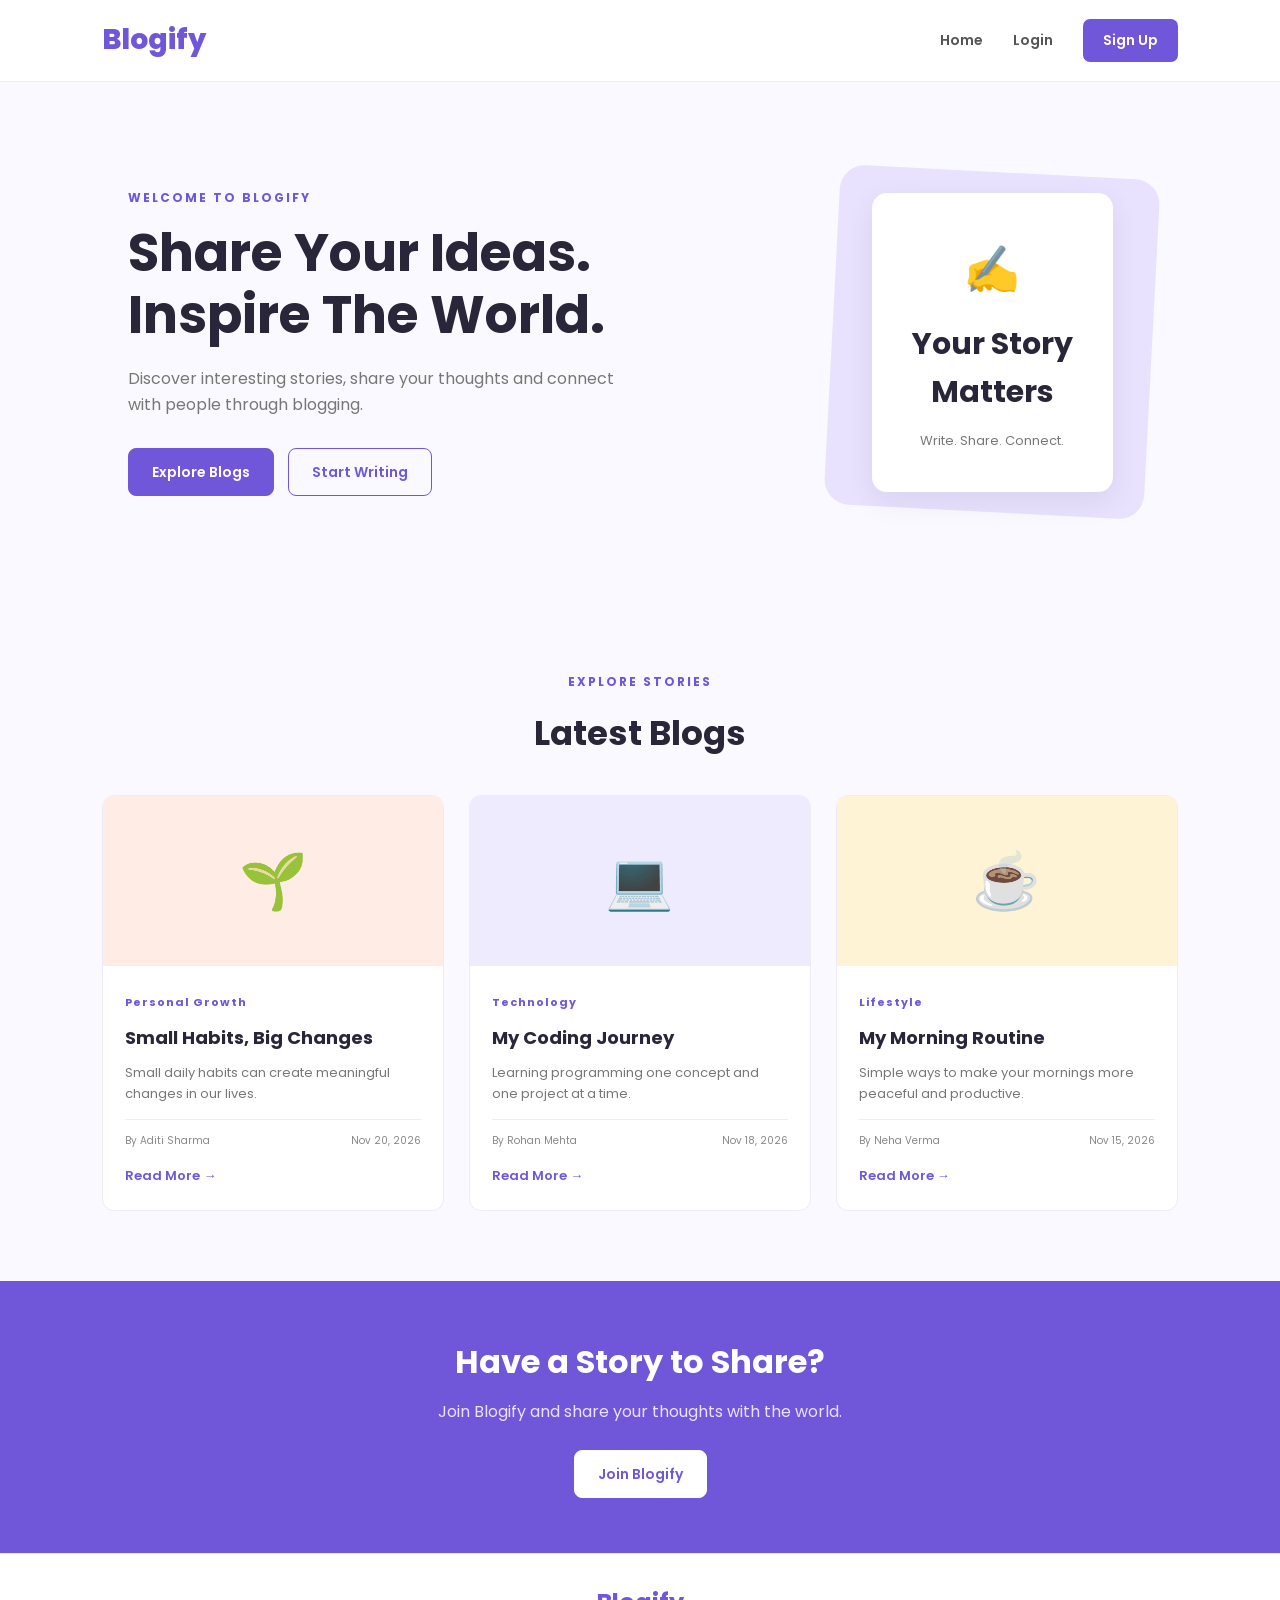
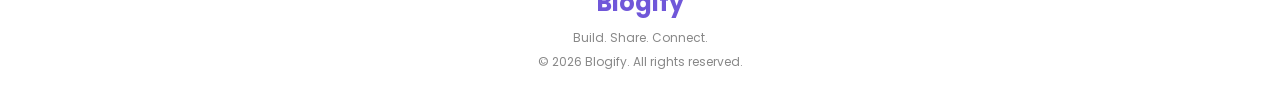
<file: client/index.html>
<!DOCTYPE html>
<html lang="en">
<head>
    <meta charset="UTF-8">
    <meta name="viewport" content="width=device-width, initial-scale=1.0">
    <title>Blogify - Home</title>
    <link rel="stylesheet" href="css/style.css">
</head>
<body>

<header>
    <nav class="navbar">
        <a href="index.html" class="logo">Blogify</a>
        <div class="nav-links">
            <a href="index.html">Home</a>
            <a href="pages/login.html">Login</a>
            <a href="pages/signup.html" class="nav-btn">Sign Up</a>
        </div>
    </nav>
</header>

<section class="hero">
    <div>
        <p class="tagline">WELCOME TO BLOGIFY</p>
        <h1>Share Your Ideas.<br> Inspire The World.</h1>
        <p class="hero-text">
            Discover interesting stories, share your thoughts
            and connect with people through blogging.
        </p>
        <a href="#blogs" class="btn">Explore Blogs</a>
        <a href="pages/signup.html" class="btn btn-outline">Start Writing</a>
    </div>
    <div class="hero-image">
        <div class="hero-box">
            <span>✍️</span>
            <h2>Your Story<br>Matters</h2>
            <p>Write. Share. Connect.</p>
        </div>
    </div>
</section>

<section class="blogs-section" id="blogs">
    <div class="section-heading">
        <p class="tagline">EXPLORE STORIES</p>
        <h2>Latest Blogs</h2>
    </div>

    <div class="blog-grid">

        <div class="blog-card">
            <div class="blog-image peach">🌱</div>
            <div class="blog-info">
                <span class="category">Personal Growth</span>
                <h3>Small Habits, Big Changes</h3>
                <p>Small daily habits can create meaningful
                   changes in our lives.</p>
                <div class="blog-meta">
                    <span>By Aditi Sharma</span>
                    <span>Nov 20, 2026</span>
                </div>
                <a href="pages/blog-details.html">Read More →</a>
            </div>
        </div>

        <div class="blog-card">
            <div class="blog-image purple">💻</div>
            <div class="blog-info">
                <span class="category">Technology</span>
                <h3>My Coding Journey</h3>
                <p>Learning programming one concept
                   and one project at a time.</p>
                <div class="blog-meta">
                    <span>By Rohan Mehta</span>
                    <span>Nov 18, 2026</span>
                </div>
                <a href="pages/blog-details.html">Read More →</a>
            </div>
        </div>

        <div class="blog-card">
            <div class="blog-image yellow">☕</div>
            <div class="blog-info">
                <span class="category">Lifestyle</span>
                <h3>My Morning Routine</h3>
                <p>Simple ways to make your mornings
                   more peaceful and productive.</p>
                <div class="blog-meta">
                    <span>By Neha Verma</span>
                    <span>Nov 15, 2026</span>
                </div>
                <a href="pages/blog-details.html">Read More →</a>
            </div>
        </div>

    </div>
</section>

<section class="cta">
    <h2>Have a Story to Share?</h2>
    <p>Join Blogify and share your thoughts with the world.</p>
    <a href="pages/signup.html" class="btn cta-btn">Join Blogify</a>
</section>

<footer>
    <h2>Blogify</h2>
    <p>Build. Share. Connect.</p>
    <p>© 2026 Blogify. All rights reserved.</p>
</footer>

</body>
</html>
</file>
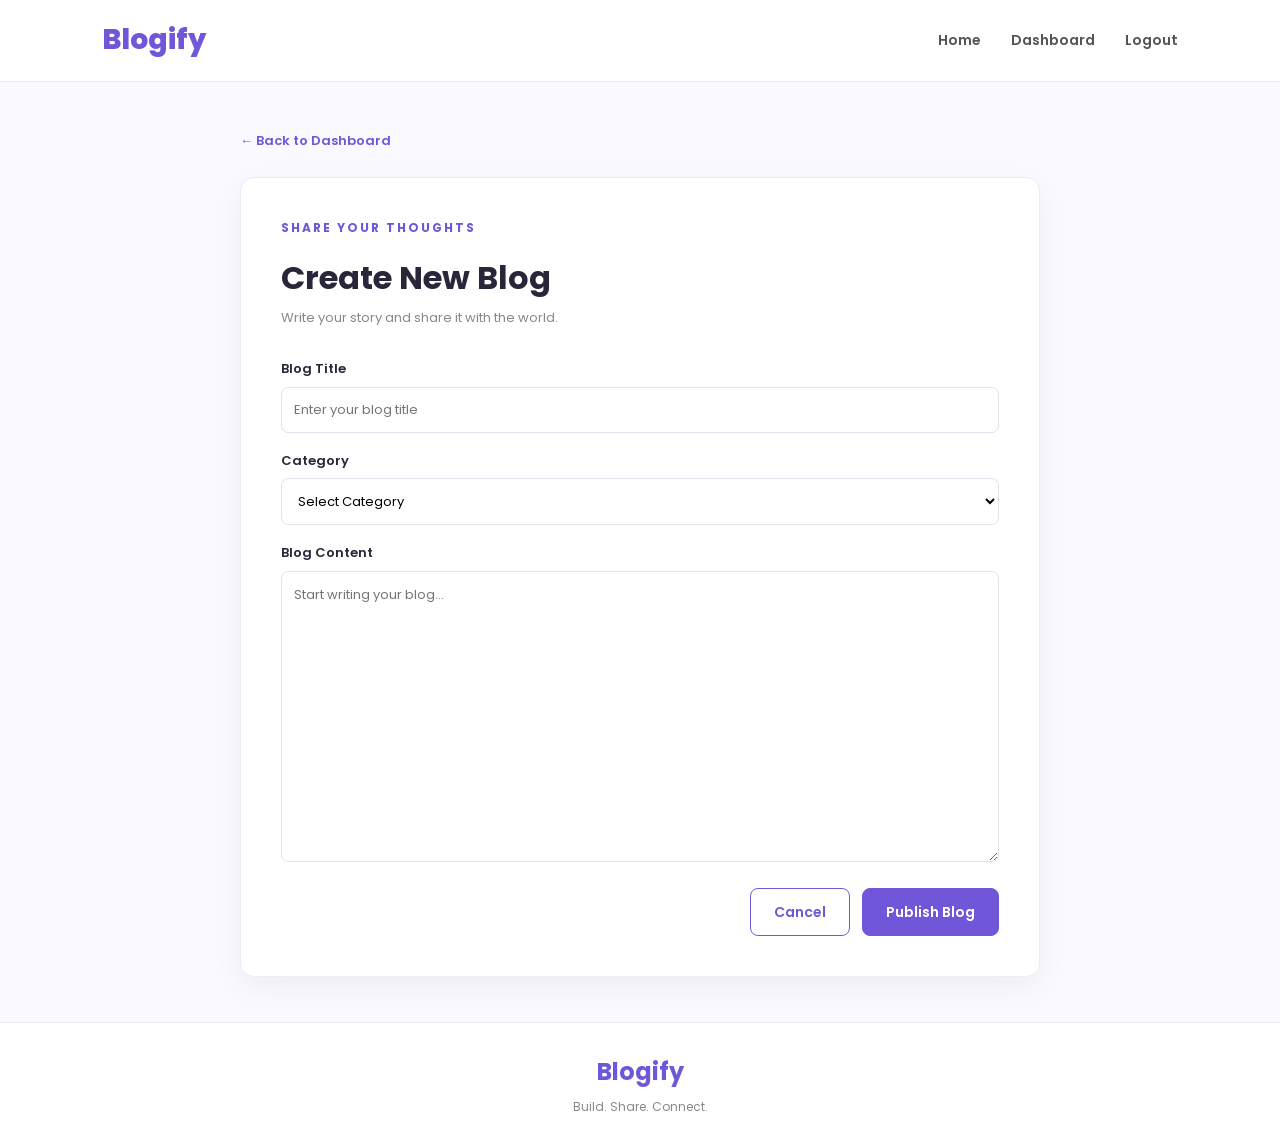
<file: client/pages/create-blog.html>
<!DOCTYPE html>
<html lang="en">
<head>
    <meta charset="UTF-8">
    <meta name="viewport" content="width=device-width, initial-scale=1.0">
    <title>Create Blog - Blogify</title>
    <link rel="stylesheet" href="../css/style.css">
</head>
<body>

<header>
    <nav class="navbar">
        <a href="../index.html" class="logo">Blogify</a>
        <div class="nav-links">
            <a href="../index.html">Home</a>
            <a href="dashboard.html">Dashboard</a>
            <a href="login.html">Logout</a>
        </div>
    </nav>
</header>

<main class="editor-container">

    <a href="dashboard.html" class="back-link">
        ← Back to Dashboard
    </a>

    <div class="editor-box">

        <p class="tagline">SHARE YOUR THOUGHTS</p>
        <h1>Create New Blog</h1>
        <p class="editor-subtitle">
            Write your story and share it with the world.
        </p>

        <form action="#" method="post">

            <label for="title">Blog Title</label>
            <input type="text" id="title" name="title"
                   placeholder="Enter your blog title" required>

            <label for="category">Category</label>
            <select id="category" name="category" required>
                <option value="">Select Category</option>
                <option>Technology</option>
                <option>Personal Growth</option>
                <option>Education</option>
                <option>Lifestyle</option>
                <option>Travel</option>
                <option>Other</option>
            </select>

            <label for="content">Blog Content</label>
            <textarea id="content" name="content"
                      rows="12"
                      placeholder="Start writing your blog..."
                      required></textarea>

            <div class="editor-actions">
                <a href="dashboard.html" class="btn btn-outline">
                    Cancel
                </a>

                <button type="submit" class="btn">
                    Publish Blog
                </button>
            </div>

        </form>

    </div>
</main>

<footer>
    <h2>Blogify</h2>
    <p>Build. Share. Connect.</p>
</footer>

</body>
</html>
</file>
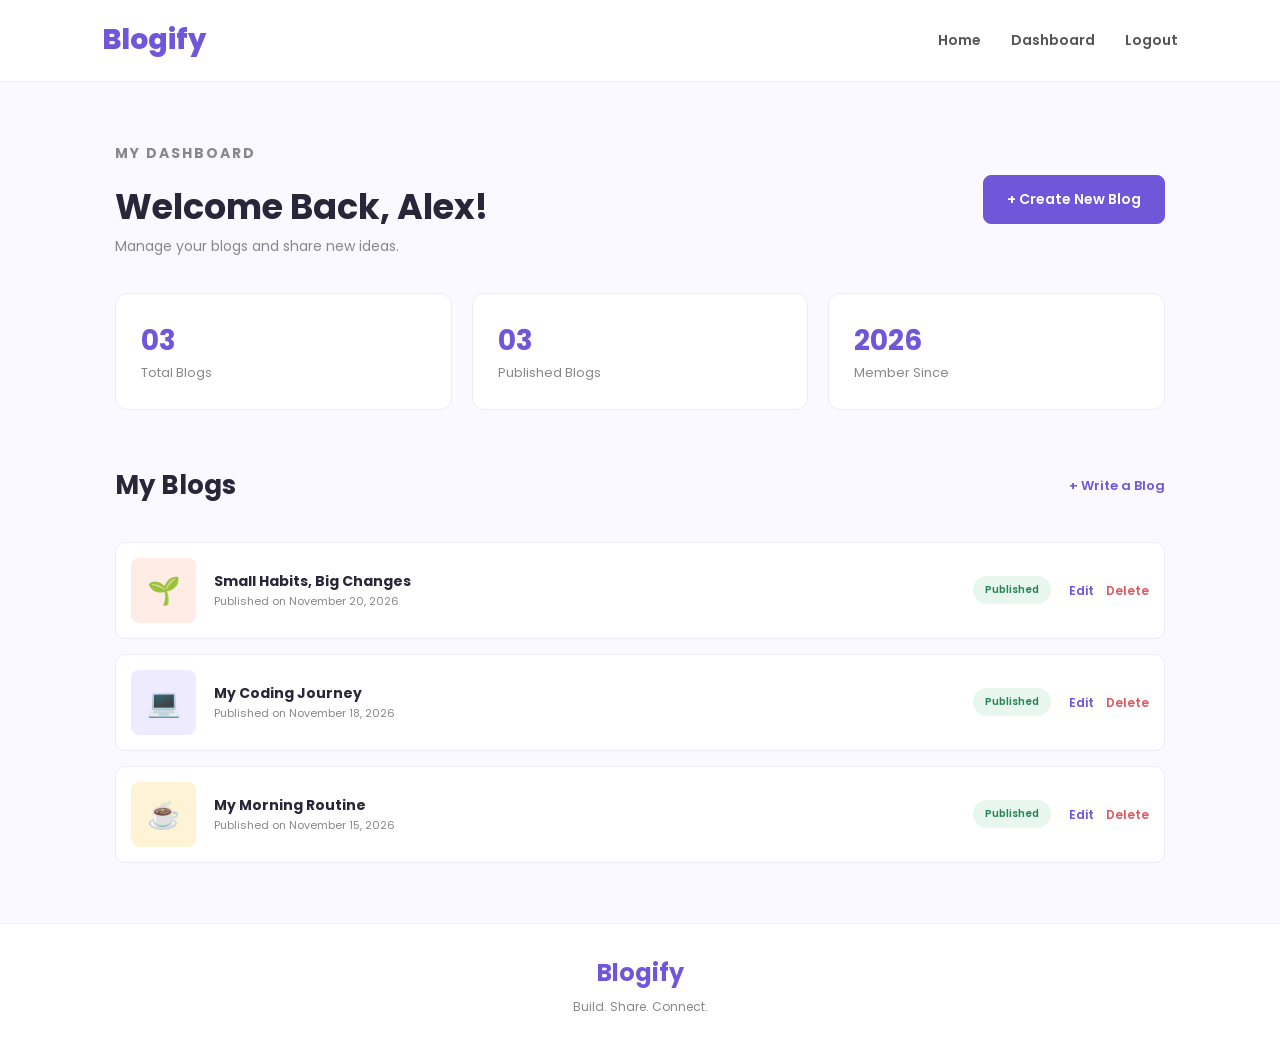
<file: client/pages/dashboard.html>
<!DOCTYPE html>
<html lang="en">
<head>
    <meta charset="UTF-8">
    <meta name="viewport" content="width=device-width, initial-scale=1.0">
    <title>Dashboard - Blogify</title>
    <link rel="stylesheet" href="../css/style.css">
</head>
<body>

<header>
    <nav class="navbar">
        <a href="../index.html" class="logo">Blogify</a>
        <div class="nav-links">
            <a href="../index.html">Home</a>
            <a href="dashboard.html">Dashboard</a>
            <a href="login.html">Logout</a>
        </div>
    </nav>
</header>

<main class="dashboard-container">

    <section class="dashboard-welcome">
        <div>
            <p class="tagline">MY DASHBOARD</p>
            <h1>Welcome Back, Alex!</h1>
            <p>Manage your blogs and share new ideas.</p>
        </div>

        <a href="create-blog.html" class="btn">
            + Create New Blog
        </a>
    </section>

    <section class="stats-container">
        <div class="stat-card">
            <h2>03</h2>
            <p>Total Blogs</p>
        </div>

        <div class="stat-card">
            <h2>03</h2>
            <p>Published Blogs</p>
        </div>

        <div class="stat-card">
            <h2>2026</h2>
            <p>Member Since</p>
        </div>
    </section>

    <section class="my-blogs">
        <div class="section-heading">
            <h2>My Blogs</h2>
            <a href="create-blog.html" class="text-link">
                + Write a Blog
            </a>
        </div>

        <div class="dashboard-blog">

            <div class="mini-image peach">🌱</div>

            <div class="dashboard-blog-info">
                <h3>Small Habits, Big Changes</h3>
                <p>Published on November 20, 2026</p>
            </div>

            <span class="published">Published</span>

            <div class="action-links">
                <a href="edit-blog.html">Edit</a>
                <a href="#" class="delete-link">Delete</a>
            </div>

        </div>

        <div class="dashboard-blog">

            <div class="mini-image purple">💻</div>

            <div class="dashboard-blog-info">
                <h3>My Coding Journey</h3>
                <p>Published on November 18, 2026</p>
            </div>

            <span class="published">Published</span>

            <div class="action-links">
                <a href="edit-blog.html">Edit</a>
                <a href="#" class="delete-link">Delete</a>
            </div>

        </div>

        <div class="dashboard-blog">

            <div class="mini-image yellow">☕</div>

            <div class="dashboard-blog-info">
                <h3>My Morning Routine</h3>
                <p>Published on November 15, 2026</p>
            </div>

            <span class="published">Published</span>

            <div class="action-links">
                <a href="edit-blog.html">Edit</a>
                <a href="#" class="delete-link">Delete</a>
            </div>

        </div>

    </section>

</main>

<footer>
    <h2>Blogify</h2>
    <p>Build. Share. Connect.</p>
</footer>

</body>
</html>
</file>
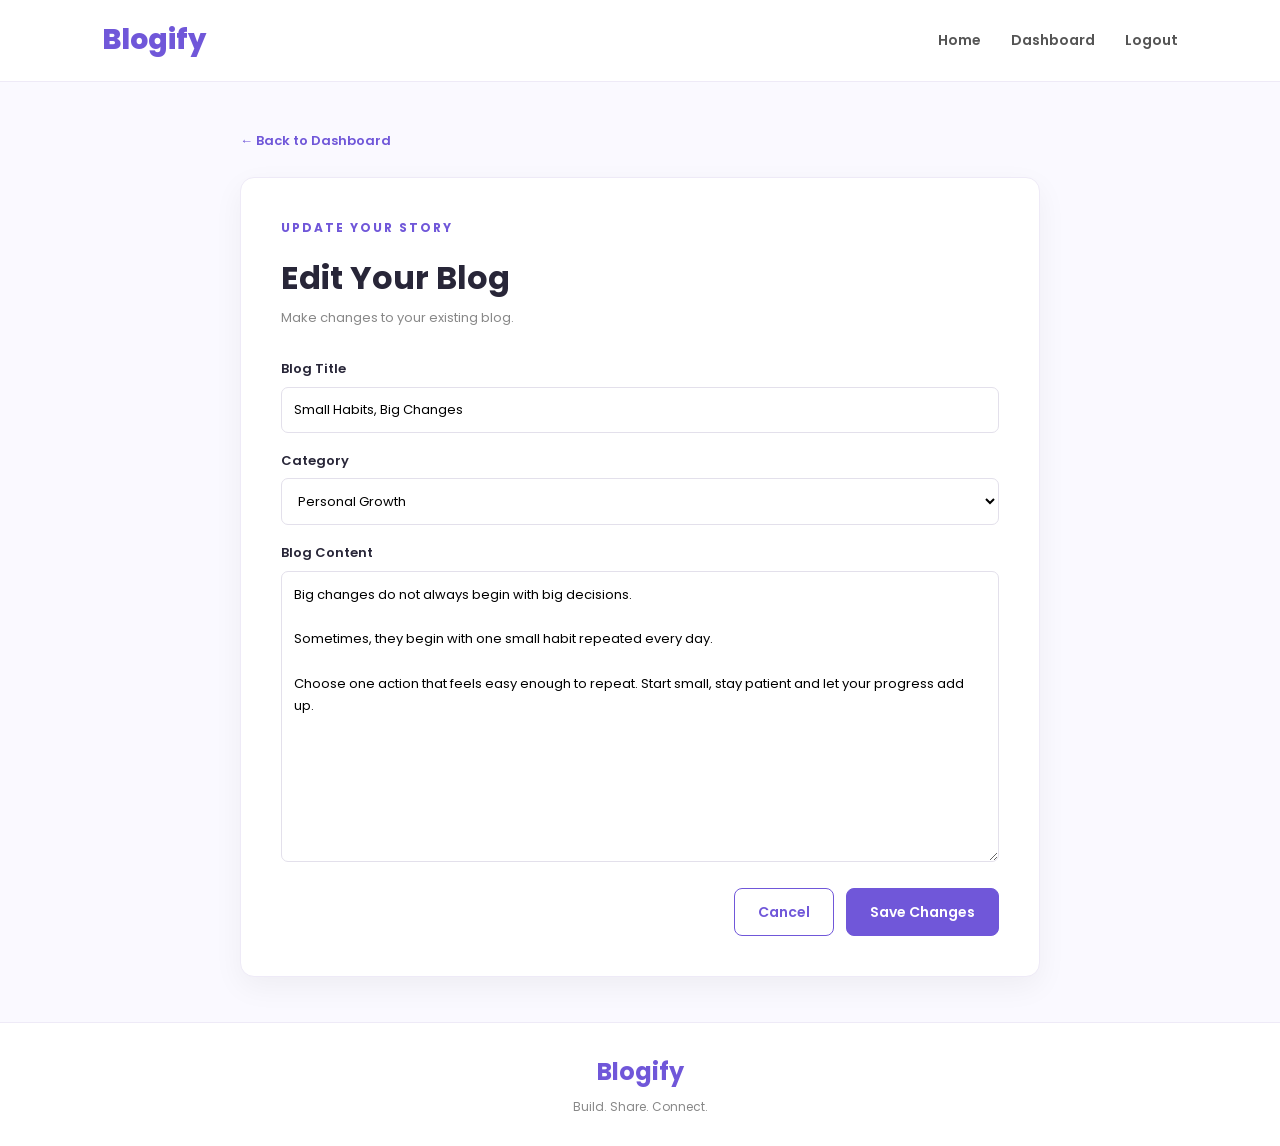
<file: client/pages/edit-blog.html>
<!DOCTYPE html>
<html lang="en">
<head>
    <meta charset="UTF-8">
    <meta name="viewport" content="width=device-width, initial-scale=1.0">
    <title>Edit Blog - Blogify</title>
    <link rel="stylesheet" href="../css/style.css">
</head>
<body>

<header>
    <nav class="navbar">
        <a href="../index.html" class="logo">Blogify</a>
        <div class="nav-links">
            <a href="../index.html">Home</a>
            <a href="dashboard.html">Dashboard</a>
            <a href="login.html">Logout</a>
        </div>
    </nav>
</header>

<main class="editor-container">

    <a href="dashboard.html" class="back-link">
        ← Back to Dashboard
    </a>

    <div class="editor-box">

        <p class="tagline">UPDATE YOUR STORY</p>
        <h1>Edit Your Blog</h1>
        <p class="editor-subtitle">
            Make changes to your existing blog.
        </p>

        <form action="#" method="post">

            <label for="title">Blog Title</label>
            <input type="text" id="title" name="title"
                   value="Small Habits, Big Changes" required>

            <label for="category">Category</label>
            <select id="category" name="category">
                <option>Personal Growth</option>
                <option>Technology</option>
                <option>Education</option>
                <option>Lifestyle</option>
                <option>Travel</option>
                <option>Other</option>
            </select>

            <label for="content">Blog Content</label>
            <textarea id="content" name="content"
                      rows="12" required>Big changes do not always begin with big decisions.

Sometimes, they begin with one small habit repeated every day.

Choose one action that feels easy enough to repeat. Start small, stay patient and let your progress add up.</textarea>

            <div class="editor-actions">
                <a href="dashboard.html" class="btn btn-outline">
                    Cancel
                </a>

                <button type="submit" class="btn">
                    Save Changes
                </button>
            </div>

        </form>

    </div>
</main>

<footer>
    <h2>Blogify</h2>
    <p>Build. Share. Connect.</p>
</footer>

</body>
</html>
</file>
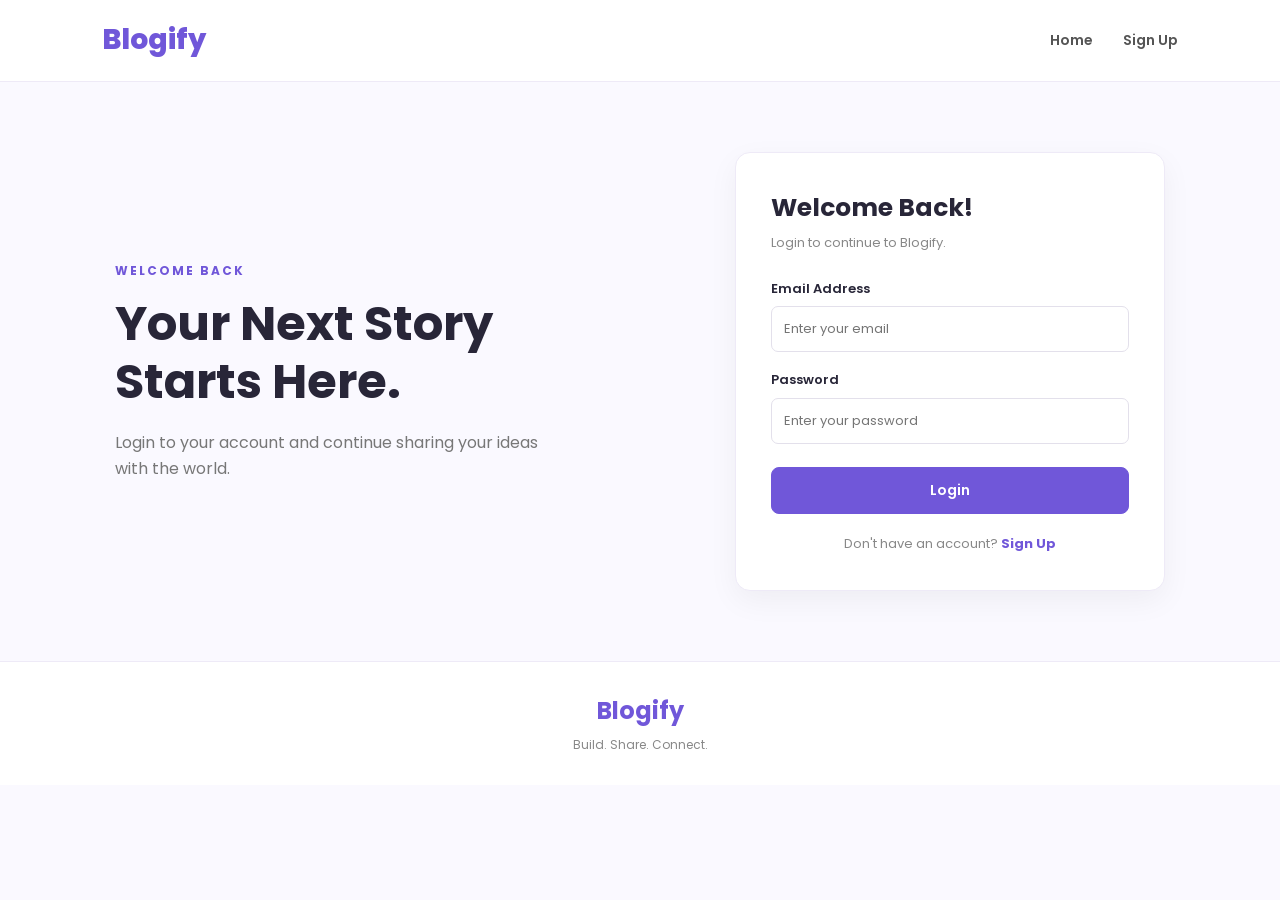
<file: client/pages/login.html>
<!DOCTYPE html>
<html lang="en">
<head>
    <meta charset="UTF-8">
    <meta name="viewport" content="width=device-width, initial-scale=1.0">
    <title>Login - Blogify</title>
    <link rel="stylesheet" href="../css/style.css">
</head>
<body>

<header>
    <nav class="navbar">
        <a href="../index.html" class="logo">Blogify</a>
        <div class="nav-links">
            <a href="../index.html">Home</a>
            <a href="signup.html">Sign Up</a>
        </div>
    </nav>
</header>

<section class="auth-container">
    <div class="auth-info">
        <p class="tagline">WELCOME BACK</p>
        <h1>Your Next Story<br>Starts Here.</h1>
        <p>Login to your account and continue
           sharing your ideas with the world.</p>
    </div>

    <div class="form-box">
        <h2>Welcome Back!</h2>
        <p>Login to continue to Blogify.</p>

        <form action="#" method="post">
            <label for="email">Email Address</label>
            <input type="email" id="email" name="email"
                   placeholder="Enter your email" required>

            <label for="password">Password</label>
            <input type="password" id="password" name="password"
                   placeholder="Enter your password" required>

            <button type="submit" class="btn form-btn">
                Login
            </button>
        </form>

        <p class="form-footer">
            Don't have an account?
            <a href="signup.html">Sign Up</a>
        </p>
    </div>
</section>

<footer>
    <h2>Blogify</h2>
    <p>Build. Share. Connect.</p>
</footer>

</body>
</html>
</file>
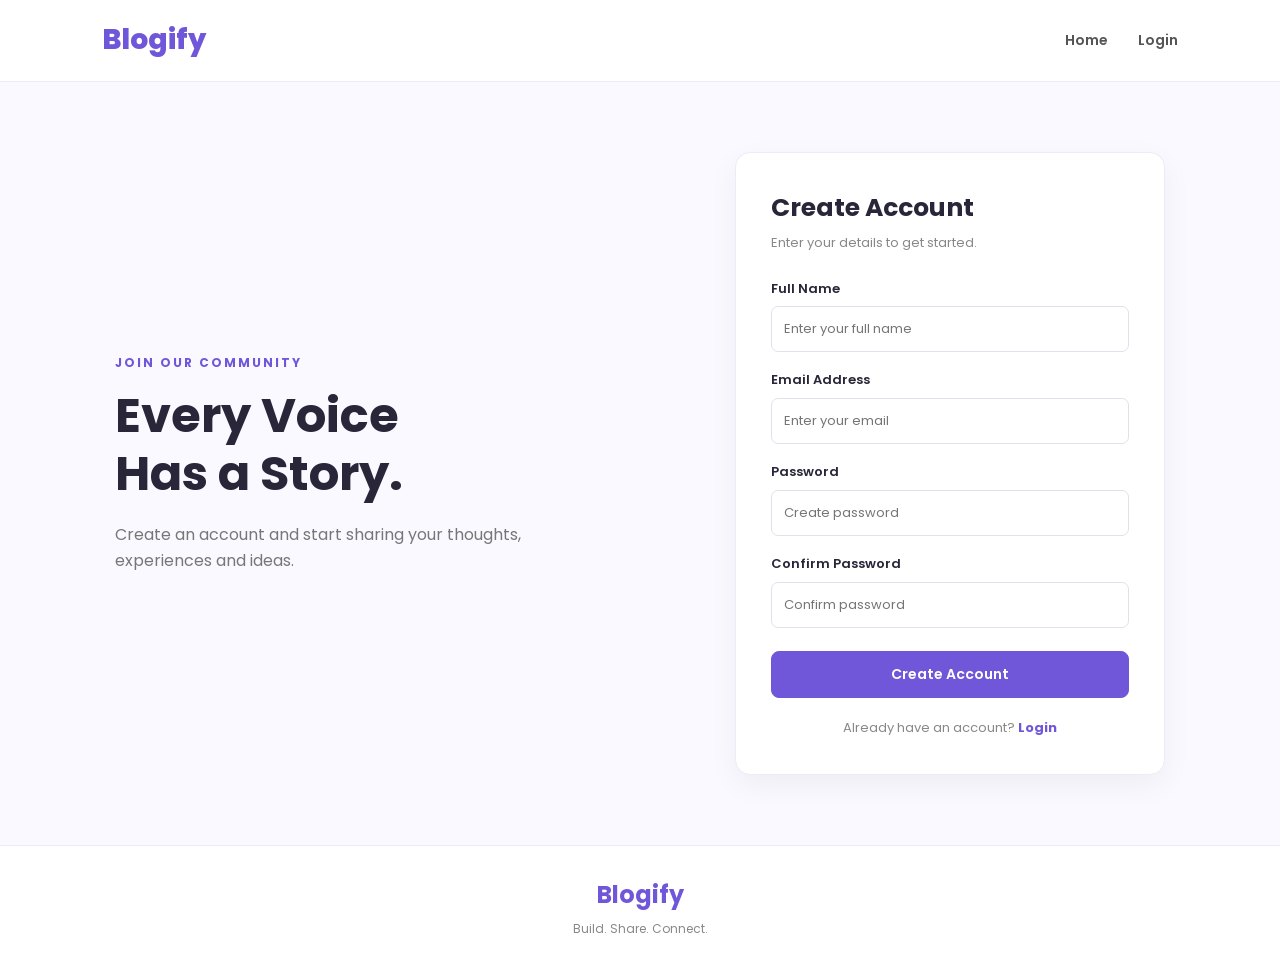
<file: client/pages/singup.html>
<!DOCTYPE html>
<html lang="en">
<head>
    <meta charset="UTF-8">
    <meta name="viewport" content="width=device-width, initial-scale=1.0">
    <title>Sign Up - Blogify</title>
    <link rel="stylesheet" href="../css/style.css">
</head>
<body>

<header>
    <nav class="navbar">
        <a href="../index.html" class="logo">Blogify</a>
        <div class="nav-links">
            <a href="../index.html">Home</a>
            <a href="login.html">Login</a>
        </div>
    </nav>
</header>

<section class="auth-container">
    <div class="auth-info">
        <p class="tagline">JOIN OUR COMMUNITY</p>
        <h1>Every Voice<br>Has a Story.</h1>
        <p>Create an account and start sharing your
           thoughts, experiences and ideas.</p>
    </div>

    <div class="form-box">
        <h2>Create Account</h2>
        <p>Enter your details to get started.</p>

        <form id="register-form">
            <label for="name">Full Name</label>
            <input type="text" id="name" name="name"
                   placeholder="Enter your full name" required>

            <label for="email">Email Address</label>
            <input type="email" id="email" name="email"
                   placeholder="Enter your email" required>

            <label for="password">Password</label>
            <input type="password" id="password" name="password"
                   placeholder="Create password" required>

            <label for="confirm">Confirm Password</label>
            <input type="password" id="confirm" name="confirm_password"
                   placeholder="Confirm password" required>

            <button type="submit" class="btn form-btn">
                Create Account
            </button>
        </form>

        <p class="form-footer">
            Already have an account?
            <a href="login.html">Login</a>
        </p>
    </div>
</section>

<footer>
    <h2>Blogify</h2>
    <p>Build. Share. Connect.</p>
</footer>

<script type="module" src="../js/auth.js"></script>
</body>
</html>
</file>
<file: client/css/style.css>
@import url('https://fonts.googleapis.com/css2?family=Poppins:wght@400;500;600;700;800&display=swap');

* {
    margin: 0;
    padding: 0;
    box-sizing: border-box;
}

body {
    font-family: 'Poppins', sans-serif;
    background: #faf9ff;
    color: #282638;
    line-height: 1.6;
}

a {
    text-decoration: none;
    color: inherit;
}

button, input, textarea, select {
    font-family: inherit;
}

.navbar {
    display: flex;
    justify-content: space-between;
    align-items: center;
    padding: 18px 8%;
    background: white;
    border-bottom: 1px solid #eeeaf7;
}

.logo {
    font-size: 28px;
    font-weight: 800;
    color: #7057d9;
}

.nav-links {
    display: flex;
    align-items: center;
    gap: 30px;
}

.nav-links a {
    font-size: 14px;
    font-weight: 600;
    color: #555;
}

.nav-links a:hover {
    color: #7057d9;
}

.nav-btn {
    background: #7057d9;
    color: white !important;
    padding: 10px 20px;
    border-radius: 7px;
}

.btn {
    display: inline-block;
    background: #7057d9;
    color: white;
    padding: 12px 23px;
    border: 1px solid #7057d9;
    border-radius: 8px;
    font-size: 14px;
    font-weight: 600;
    cursor: pointer;
    transition: 0.3s;
}

.btn:hover {
    background: #5940bd;
    border-color: #5940bd;
}

.btn-outline {
    background: transparent;
    color: #7057d9;
    margin-left: 10px;
}

.btn-outline:hover {
    background: #7057d9;
    color: white;
}

.tagline {
    color: #7057d9;
    font-size: 12px;
    font-weight: 700;
    letter-spacing: 2px;
    margin-bottom: 15px;
}

/* HOMEPAGE */

.hero {
    display: flex;
    justify-content: space-between;
    align-items: center;
    padding: 90px 10%;
    gap: 40px;
}

.hero h1 {
    font-size: 52px;
    line-height: 1.2;
    margin-bottom: 20px;
}

.hero-text {
    color: #777;
    max-width: 500px;
    margin-bottom: 30px;
}

.hero-image {
    width: 320px;
    height: 340px;
    background: #e8e2ff;
    border-radius: 25px;
    display: flex;
    align-items: center;
    justify-content: center;
    transform: rotate(3deg);
}

.hero-box {
    background: white;
    padding: 40px;
    border-radius: 15px;
    text-align: center;
    box-shadow: 0 10px 30px #00000012;
    transform: rotate(-3deg);
}

.hero-box span {
    font-size: 45px;
}

.hero-box h2 {
    font-size: 30px;
    margin: 15px 0;
}

.hero-box p {
    color: #777;
    font-size: 13px;
}

.blogs-section {
    padding: 70px 8%;
}

.section-heading {
    text-align: center;
    margin-bottom: 35px;
}

.section-heading h2 {
    font-size: 34px;
}

.blog-grid {
    display: grid;
    grid-template-columns: repeat(3, 1fr);
    gap: 25px;
}

.blog-card {
    background: white;
    border-radius: 12px;
    overflow: hidden;
    border: 1px solid #eeeaf7;
    transition: 0.3s;
}

.blog-card:hover {
    transform: translateY(-5px);
    box-shadow: 0 10px 25px #00000010;
}

.blog-image {
    height: 170px;
    display: flex;
    align-items: center;
    justify-content: center;
    font-size: 55px;
}

.peach {
    background: #ffede5;
}

.purple {
    background: #eeebff;
}

.yellow {
    background: #fff3d6;
}

.blog-info {
    padding: 22px;
}

.category {
    color: #7057d9;
    font-size: 11px;
    font-weight: 700;
    letter-spacing: 1px;
}

.blog-info h3 {
    font-size: 18px;
    margin: 10px 0;
}

.blog-info p {
    font-size: 13px;
    color: #777;
    margin-bottom: 15px;
}

.blog-meta {
    display: flex;
    justify-content: space-between;
    font-size: 10px;
    color: #888;
    border-top: 1px solid #eee;
    padding: 13px 0;
}

.blog-info > a {
    color: #7057d9;
    font-size: 13px;
    font-weight: 600;
}

.cta {
    background: #7057d9;
    color: white;
    text-align: center;
    padding: 55px 20px;
}

.cta h2 {
    font-size: 32px;
}

.cta p {
    margin: 12px 0 25px;
    color: #e9e3ff;
}

.cta-btn {
    background: white;
    color: #7057d9;
    border-color: white;
}

.cta-btn:hover {
    background: #f1edff;
    color: #5940bd;
}

/* AUTHENTICATION PAGES */

.auth-container {
    display: grid;
    grid-template-columns: 1fr 430px;
    align-items: center;
    gap: 80px;
    max-width: 1100px;
    margin: 70px auto;
    padding: 0 25px;
}

.auth-info h1 {
    font-size: 48px;
    line-height: 1.2;
    margin-bottom: 20px;
}

.auth-info > p:last-child {
    color: #777;
    max-width: 430px;
}

.form-box {
    background: white;
    padding: 35px;
    border-radius: 15px;
    border: 1px solid #eeeaf7;
    box-shadow: 0 10px 30px #0000000d;
}

.form-box h2 {
    font-size: 25px;
    margin-bottom: 5px;
}

.form-box > p {
    color: #888;
    font-size: 13px;
    margin-bottom: 25px;
}

.form-box label,
.editor-box label {
    display: block;
    font-size: 13px;
    font-weight: 600;
    margin-bottom: 7px;
}

.form-box input,
.editor-box input,
.editor-box textarea,
.editor-box select {
    width: 100%;
    padding: 12px;
    border: 1px solid #e3e0eb;
    border-radius: 7px;
    margin-bottom: 18px;
    outline: none;
    font-size: 13px;
    background: white;
}

.form-box input:focus,
.editor-box input:focus,
.editor-box textarea:focus,
.editor-box select:focus {
    border-color: #7057d9;
}

.form-btn {
    width: 100%;
    margin-top: 5px;
}

.form-box .form-footer {
    text-align: center;
    margin-top: 20px;
    margin-bottom: 0;
}

.form-footer a {
    color: #7057d9;
    font-weight: 700;
}

/* BLOG DETAILS */

.article-container {
    max-width: 850px;
    margin: 45px auto;
    padding: 0 25px;
}

.back-link {
    display: inline-block;
    color: #7057d9;
    font-size: 13px;
    font-weight: 600;
    margin-bottom: 25px;
}

.article-container h1 {
    font-size: 42px;
    margin: 12px 0;
}

.article-meta {
    display: flex;
    gap: 25px;
    color: #888;
    font-size: 12px;
    margin: 15px 0 25px;
}

.article-image {
    height: 300px;
    display: flex;
    align-items: center;
    justify-content: center;
    border-radius: 12px;
    font-size: 90px;
    margin-bottom: 30px;
}

.article-content {
    color: #60606b;
    font-size: 15px;
    line-height: 1.9;
}

.article-content p {
    margin-bottom: 20px;
}

.article-content h2 {
    color: #282638;
    margin: 25px 0 10px;
    font-size: 23px;
}

.article-intro {
    font-size: 18px;
    font-weight: 600;
    color: #333;
}

.author-box {
    display: flex;
    align-items: center;
    gap: 15px;
    border-top: 1px solid #eee;
    padding-top: 25px;
    margin-top: 35px;
}

.author-avatar {
    width: 45px;
    height: 45px;
    border-radius: 50%;
    background: #e8e2ff;
    color: #7057d9;
    display: flex;
    align-items: center;
    justify-content: center;
    font-weight: 700;
}

.author-box h3 {
    font-size: 14px;
}

.author-box p {
    font-size: 11px;
    color: #888;
}

/* DASHBOARD */

.dashboard-container {
    max-width: 1100px;
    margin: 60px auto;
    padding: 0 25px;
}

.dashboard-welcome {
    display: flex;
    justify-content: space-between;
    align-items: center;
    gap: 20px;
}

.dashboard-welcome h1 {
    font-size: 35px;
}

.dashboard-welcome p {
    color: #888;
    font-size: 14px;
}

.stats-container {
    display: grid;
    grid-template-columns: repeat(3, 1fr);
    gap: 20px;
    margin: 35px 0 55px;
}

.stat-card {
    background: white;
    padding: 25px;
    border-radius: 12px;
    border: 1px solid #eeeaf7;
}

.stat-card h2 {
    color: #7057d9;
    font-size: 28px;
}

.stat-card p {
    color: #888;
    font-size: 13px;
}

.my-blogs {
    margin-bottom: 60px;
}

.my-blogs .section-heading {
    display: flex;
    justify-content: space-between;
    align-items: center;
    text-align: left;
}

.my-blogs .section-heading h2 {
    font-size: 26px;
}

.text-link {
    color: #7057d9;
    font-weight: 600;
    font-size: 13px;
}

.dashboard-blog {
    display: flex;
    align-items: center;
    gap: 18px;
    background: white;
    border: 1px solid #eeeaf7;
    padding: 15px;
    border-radius: 10px;
    margin-bottom: 15px;
}

.mini-image {
    width: 65px;
    height: 65px;
    flex-shrink: 0;
    border-radius: 8px;
    display: flex;
    justify-content: center;
    align-items: center;
    font-size: 27px;
}

.dashboard-blog-info {
    flex: 1;
}

.dashboard-blog-info h3 {
    font-size: 14px;
}

.dashboard-blog-info p {
    font-size: 11px;
    color: #888;
}

.published {
    background: #e7f7ee;
    color: #278354;
    padding: 6px 12px;
    border-radius: 20px;
    font-size: 10px;
    font-weight: 600;
}

.action-links {
    display: flex;
    gap: 12px;
    font-size: 12px;
    font-weight: 600;
}

.action-links a {
    color: #7057d9;
}

.action-links .delete-link {
    color: #d75b65;
}

/* CREATE AND EDIT BLOG */

.editor-container {
    max-width: 850px;
    margin: 45px auto;
    padding: 0 25px;
}

.editor-box {
    background: white;
    padding: 40px;
    border: 1px solid #eeeaf7;
    border-radius: 14px;
    box-shadow: 0 10px 30px #0000000d;
}

.editor-box h1 {
    font-size: 32px;
}

.editor-subtitle {
    color: #888;
    font-size: 13px;
    margin: 5px 0 30px;
}

.editor-box textarea {
    resize: vertical;
    line-height: 1.7;
}

.editor-actions {
    display: flex;
    justify-content: flex-end;
    gap: 12px;
}

/* FOOTER */

footer {
    background: white;
    text-align: center;
    padding: 30px 15px;
    border-top: 1px solid #eeeaf7;
}

footer h2 {
    color: #7057d9;
    font-size: 24px;
}

footer p {
    color: #888;
    font-size: 12px;
    margin-top: 5px;
}

/* RESPONSIVE DESIGN */

@media (max-width: 800px) {
    .hero {
        padding: 60px 7%;
    }

    .hero h1 {
        font-size: 40px;
    }

    .hero-image {
        width: 260px;
        height: 280px;
    }

    .blog-grid {
        grid-template-columns: repeat(2, 1fr);
    }

    .auth-container {
        grid-template-columns: 1fr;
        gap: 35px;
        max-width: 550px;
    }
}

@media (max-width: 600px) {
    .navbar {
        padding: 15px 5%;
    }

    .nav-links {
        gap: 12px;
    }

    .nav-links a {
        font-size: 12px;
    }

    .hero {
        flex-direction: column;
        align-items: flex-start;
        padding: 55px 7%;
    }

    .hero h1 {
        font-size: 38px;
    }

    .hero-image {
        align-self: center;
        margin-top: 30px;
    }

    .blog-grid {
        grid-template-columns: 1fr;
    }

    .section-heading h2 {
        font-size: 27px;
    }

    .auth-info h1 {
        font-size: 38px;
    }

    .form-box {
        padding: 25px 20px;
    }

    .article-container h1 {
        font-size: 32px;
    }

    .article-image {
        height: 220px;
    }

    .dashboard-welcome {
        flex-direction: column;
        align-items: flex-start;
    }

    .dashboard-welcome h1 {
        font-size: 28px;
    }

    .stats-container {
        grid-template-columns: 1fr;
        gap: 12px;
    }

    .dashboard-blog {
        flex-wrap: wrap;
    }

    .dashboard-blog-info {
        min-width: 150px;
    }

    .editor-box {
        padding: 25px 18px;
    }

    .editor-box h1 {
        font-size: 27px;
    }
}
</file>
